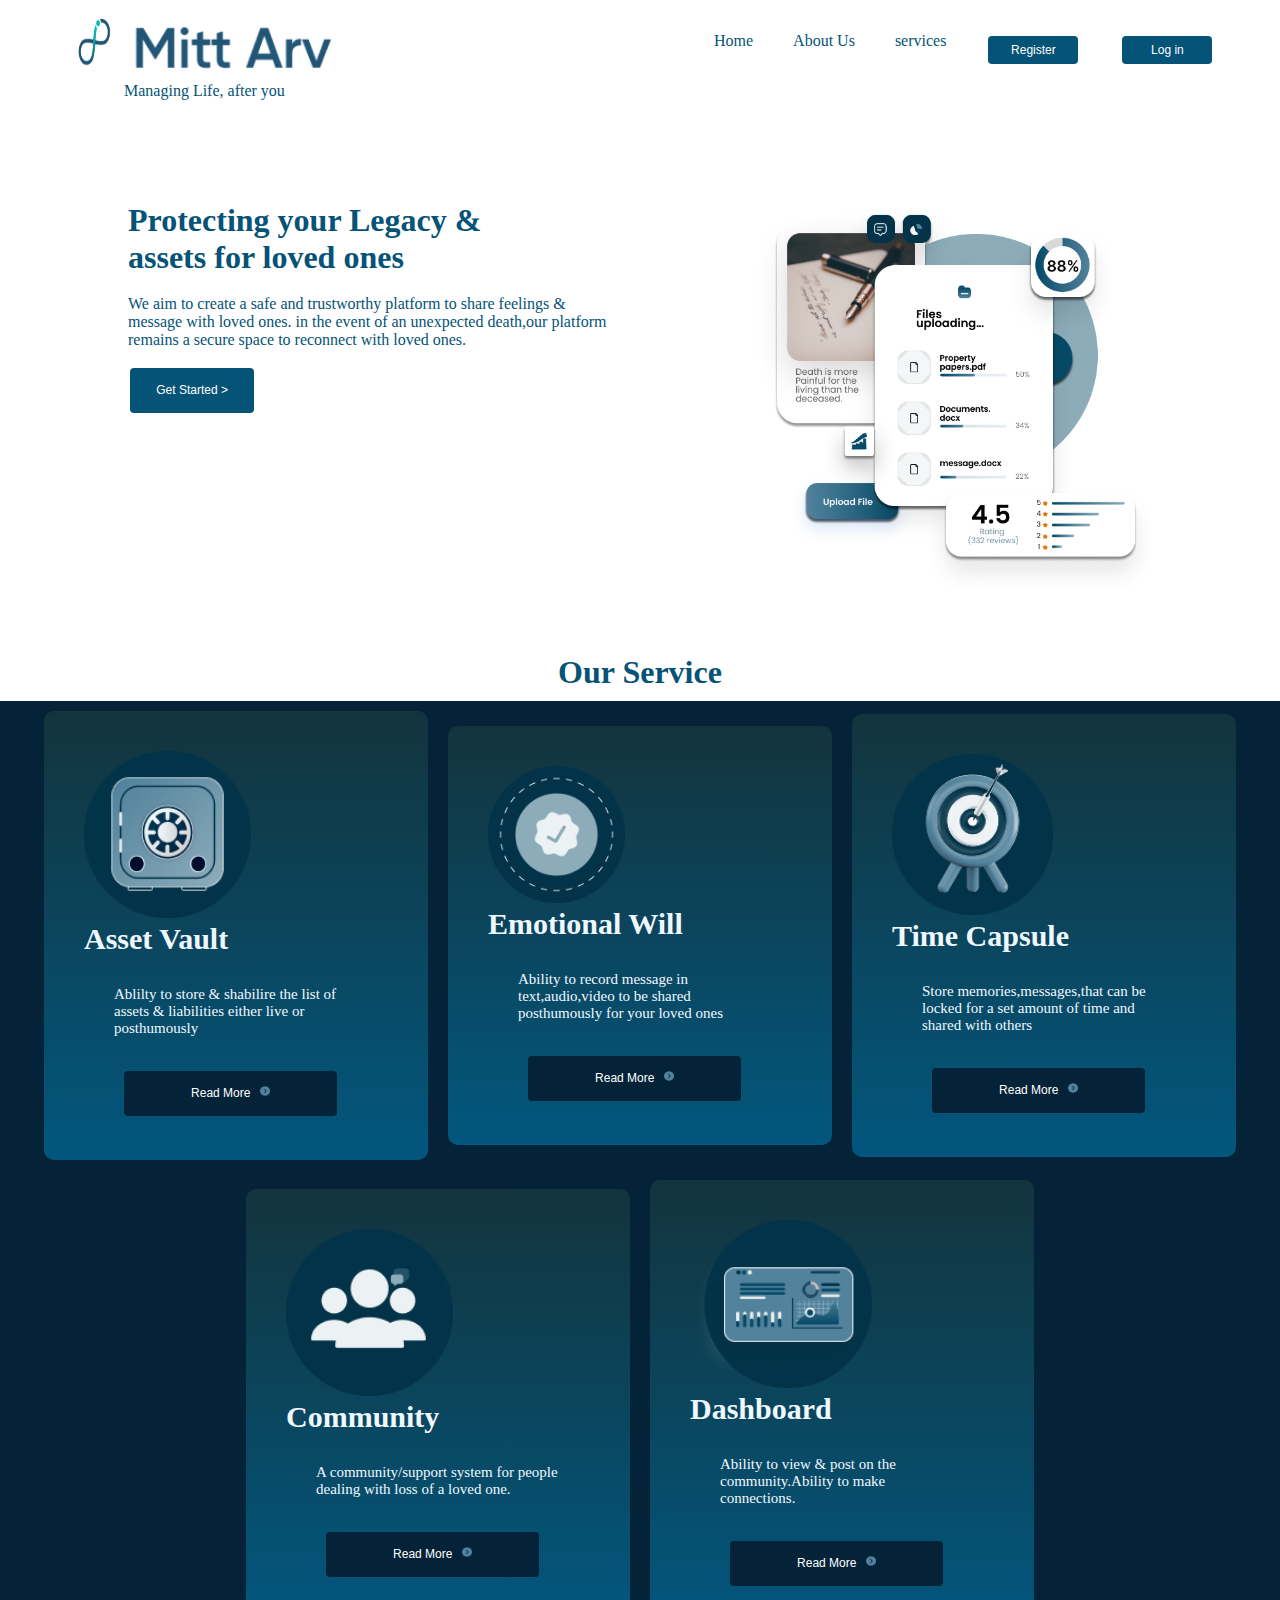
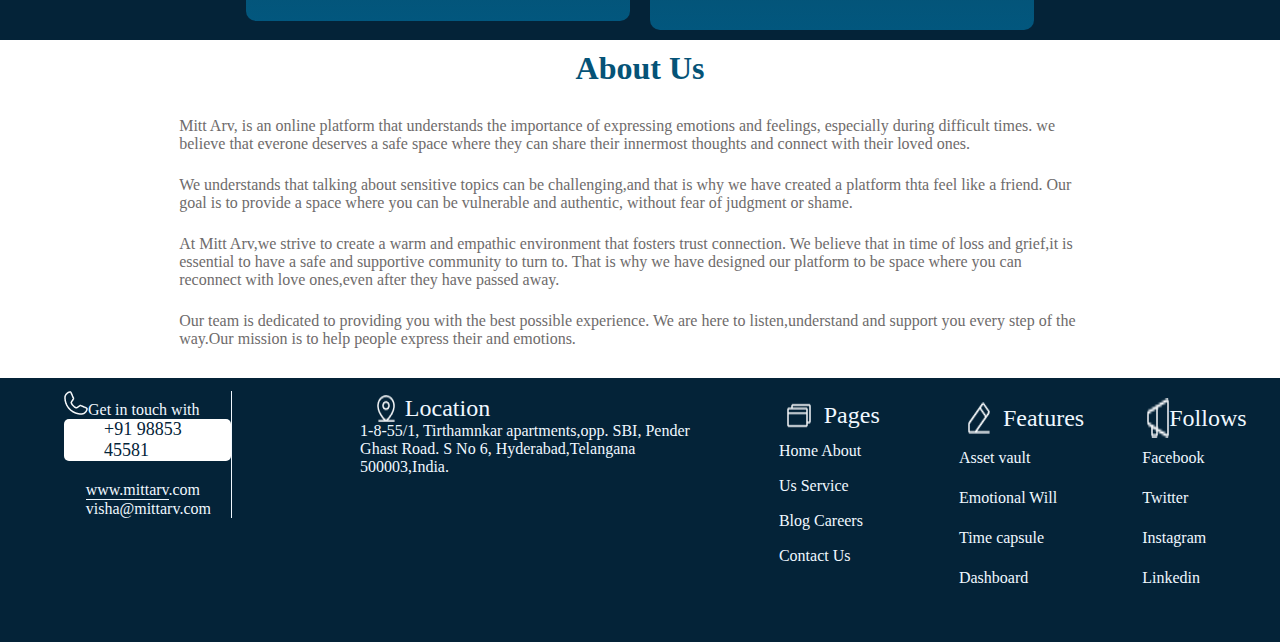
<file: index.html>
<!DOCTYPE html>
<html lang="en">
  <head>
    <meta charset="UTF-8" />
    <meta name="viewport" content="width=device-width, initial-scale=1.0" />
    <link rel="stylesheet" href="style.css" />
    <title>Document</title>
  </head>

  <body>
    <nav>
      <div class="top">
        <div class="pic">
        <img src="/assets/top logo.png" alt="" class="image" />
        <img src="/assets/mitt.png" alt="" width="220px" height="">
    </div>
        <p>Managing Life, after you</p>
      </div>
      <ul>
        <li>Home</li>
        <li>About Us</li>
        <li>services</li>
        <button>Register</button>
        <button>Log in</button>
      </ul>
    </nav>

    <div class="second">
      <div class="topic">
        <h1>Protecting your Legacy & assets for loved ones</h1>
        <p>
          We aim to create a safe and trustworthy platform to share feelings &
          message with loved ones. in the event of an unexpected death,our
          platform remains a secure space to reconnect with loved ones.
        </p>
        <button>Get Started ></button>
    </div>
        <div class="photo">
          <img src="/assets/Group 113.png" width="100%">
          
        </div>
      
    </div>
    <div class="serve-btn">
        <h1>Our Service</h1>
        <div class="original">
            <div class="asses">
                <img src="/assets/Group 2480.png" alt="" width="55%">
                <h4>Asset Vault</h4>
                <p>Ablilty to store & shabilire the list of assets &  liabilities either live or posthumously</p>
                <button id="but">Read More <img src="/assets/Arrow.png" alt="" height="10px"></button>
            </div>
            <div class="asses">
                    <img src="/assets/Pattern (2).png" alt="" width="45%">
                    <h4>Emotional Will</h4>
                    <p>Ability to record message in text,audio,video to be shared posthumously for your loved ones</p>
                    <button id="but">Read More <img src="/assets/Arrow.png" alt="" height="10px"></button>
            </div>
            <div class="asses">
                    <img src="/assets/time capsule image.png" alt="" width="53%">
                    <h4>Time Capsule</h4>
                    <p>Store memories,messages,that can be locked for a set amount of time and shared with others</p>
                    <button id="but">Read More <img src="/assets/Arrow.png" alt="" height="10px"></button>
            </div>
            <div class="asses">
                    <img src="/assets/Group 2487.png" alt="" width="55%">
                    <h4>Community</h4>
                    <p>A community/support system for people
                      dealing with loss of a loved one.
                    </p>
                    <button id="but">Read More <img src="/assets/Arrow.png" alt="" height="10px"></button>
            </div>
            <div class="asses">
                    <img src="/assets/dashboard.png" alt="" width="60%">
                    <h4>Dashboard</h4>
                    <p>Ability to view & post on the community.Ability to make connections.</p>
                    <button id="but">Read More <img src="/assets/Arrow.png" alt="" height="10px"></button>
            </div>
        </div>
        <div class="about">
          <h1>About Us</h1>
          <div class="statement">
          <p id="first">Mitt Arv, is an online platform that understands the importance of expressing emotions and feelings, especially during difficult times.
            we believe that everone deserves a safe space where they can share their innermost thoughts and connect with their loved ones.
          </p>
          <p id="second">
            We understands that talking about sensitive topics can be challenging,and that is why we have created a platform thta feel like a friend. Our goal is to provide a space where you can be vulnerable and authentic, without fear of judgment or shame. 
          </p>
          <p id="third">
           At Mitt Arv,we strive to create a warm and empathic environment that fosters trust connection. We believe that in time of loss and grief,it is essential to have a safe and supportive community to turn to. That is why we have designed our platform to be space where you can reconnect with love ones,even after they have passed away.
          </p>
          <p id="fourth">
            Our team is dedicated to providing you with the best possible experience. We are here to listen,understand and support you every step of the way.Our mission is to help people express their and emotions.
          </p>
        </div>
        </div>
        <footer>
          <div class="first">
         <p class="get"><img src="/assets/call.png" alt="">Get in touch with</p>
         <p class="no">+91 98853 45581</p>
         <p class="web">www.mittarv.com</p>
         <p class="visha">visha@mittarv.com</p>
        </div>
        <div class="second">
         <p class="locate"><img src="/assets/location.png" alt="">Location</p>
          <p class="address">1-8-55/1, Tirthamnkar apartments,opp. SBI, Pender Ghast Road.
            S No 6, Hyderabad,Telangana 500003,India.
          </p>
        </div>
        <div class="third">
          <p class="pages"><img src="/assets/pages.png" alt="">Pages</p>
          <p>Home
          About Us
          Service
          Blog
          Careers
          Contact Us</p>
        </div>
        <div class="ass">
           <P class="features"><img src="/assets/comment.png" alt="">Features</P>
           Asset vault
           Emotional Will
           Time capsule
           Dashboard</p>
      </div> 
          <div class="fifth">
           <p class="follow"><img src="/assets/follow.png" alt="">Follows</p>
           Facebook
           Twitter
           Instagram
           Linkedin</p>
        </div>
        </footer>
      </div>
  </body>
</html>
</file>
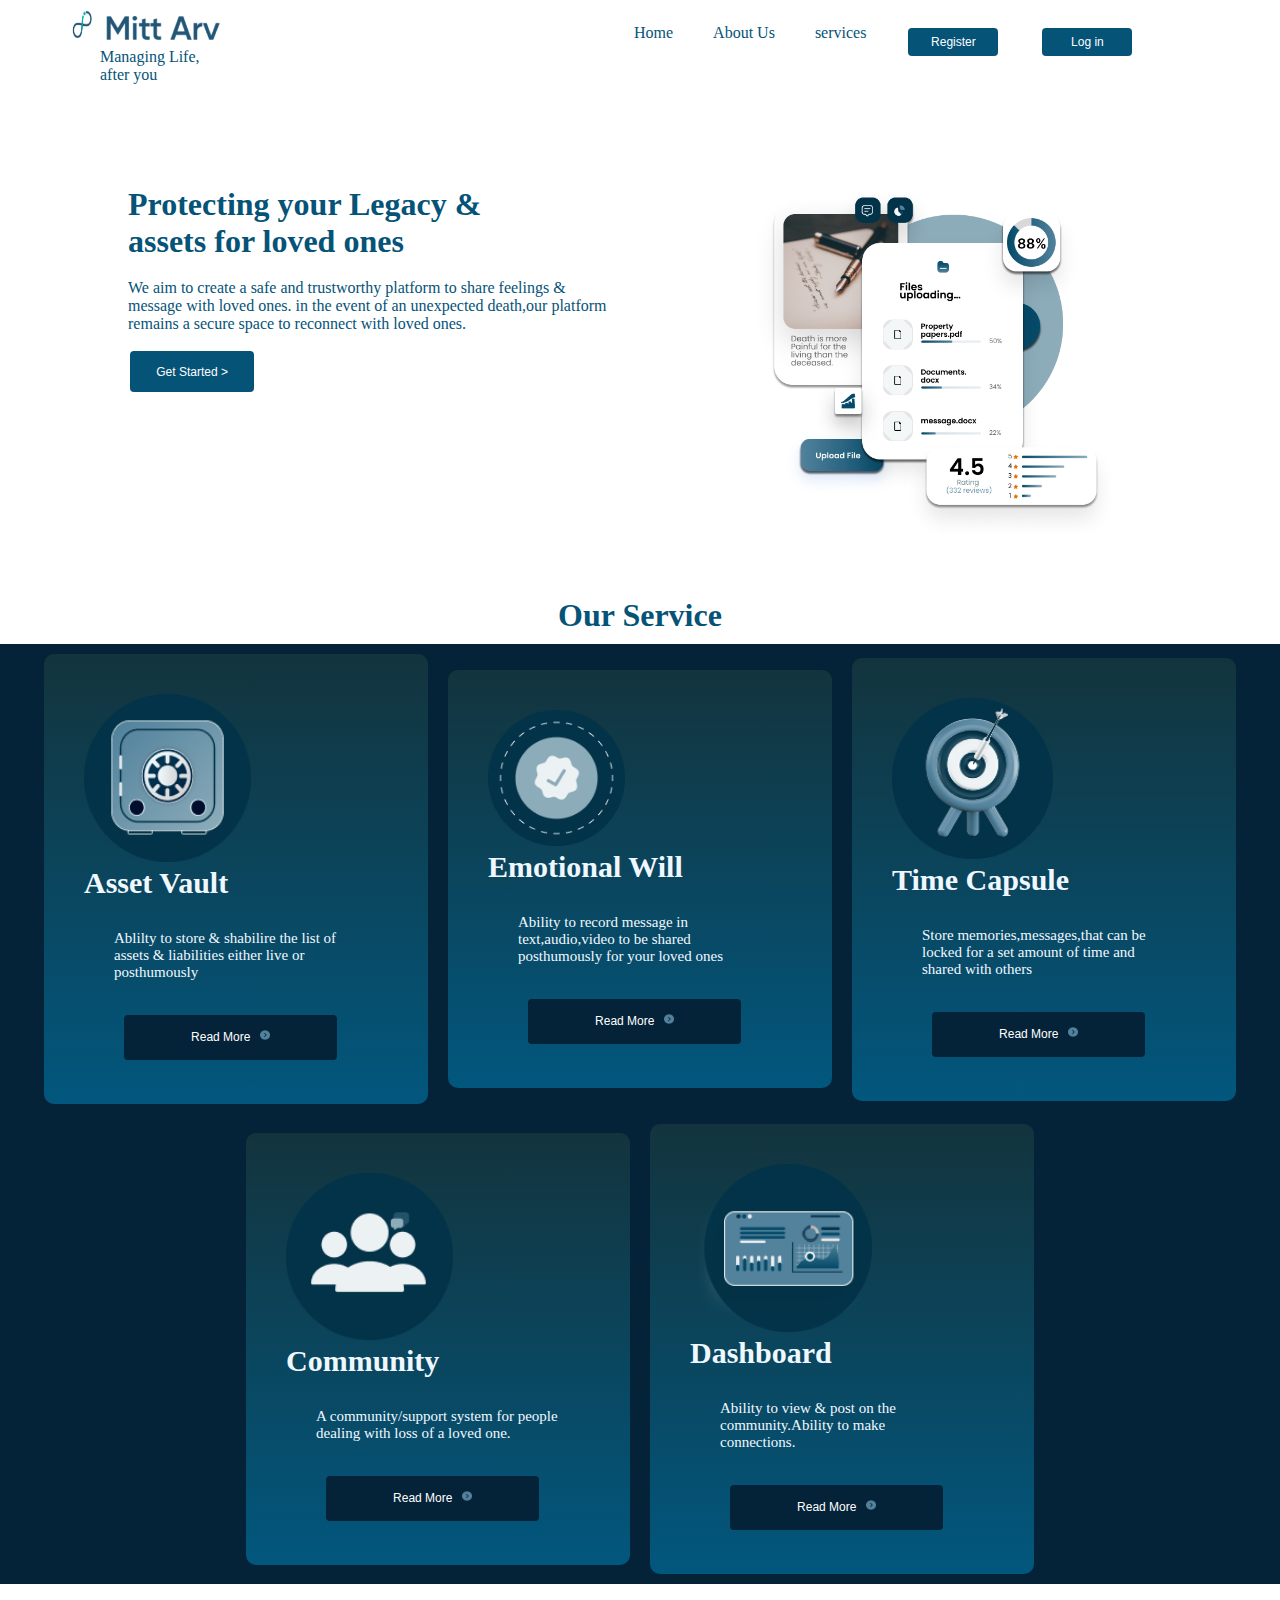
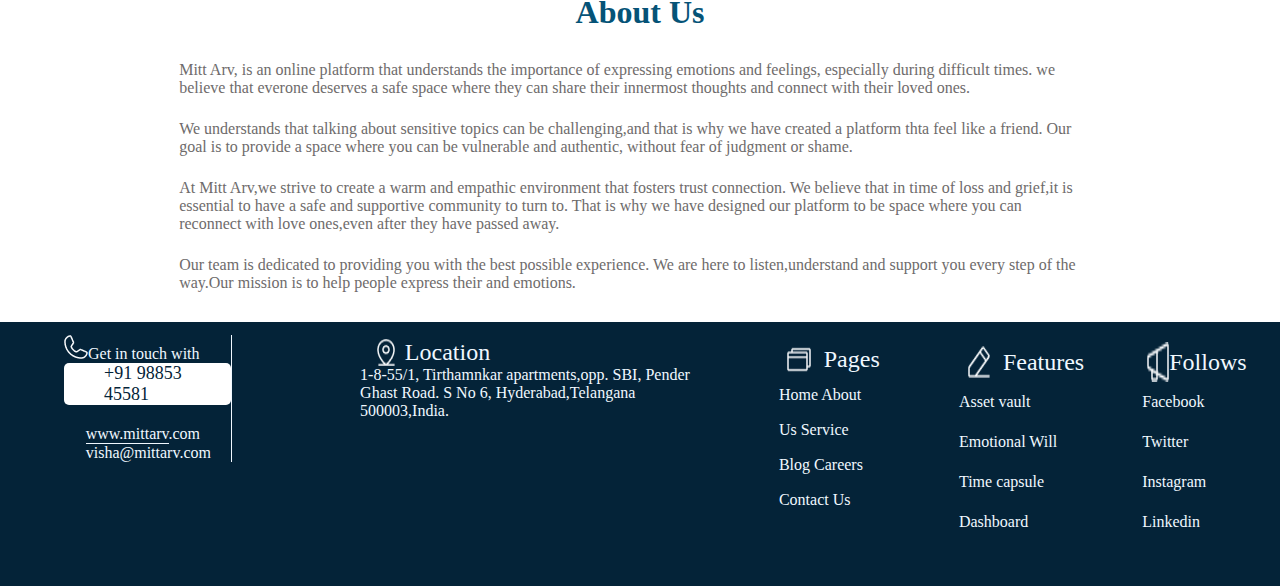
<file: inde.html>
<!DOCTYPE html>
<html lang="en">
  <head>
    <meta charset="UTF-8" />
    <meta name="viewport" content="width=device-width, initial-scale=1.0" />
    <link rel="stylesheet" href="style.css" />
    <title>Document</title>
  </head>

  <body>
    <nav>
      <div class="top">
        <div class="pic">
        <img src="/assets/top logo.png" alt="" class="image" />
        <img src="/assets/mitt.png" alt="" width="120px">
    </div>
        <p>Managing Life, after you</p>
      </div>
      <ul>
        <li>Home</li>
        <li>About Us</li>
        <li>services</li>
        <button>Register</button>
        <button>Log in</button>
      </ul>
    </nav>

    <div class="second">
      <div class="topic">
        <h1>Protecting your Legacy & assets for loved ones</h1>
        <p>
          We aim to create a safe and trustworthy platform to share feelings &
          message with loved ones. in the event of an unexpected death,our
          platform remains a secure space to reconnect with loved ones.
        </p>
        <button>Get Started ></button>
    </div>
        <div class="photo">
          <img src="/assets/Group 113.png" width="90%" height="%">
          
        </div>
      
    </div>
    <div class="serve-btn">
        <h1>Our Service</h1>
        <div class="original">
            <div class="asses">
                <img src="/assets/Group 2480.png" alt="" width="55%">
                <h4>Asset Vault</h4>
                <p>Ablilty to store & shabilire the list of assets &  liabilities either live or posthumously</p>
                <button id="but">Read More <img src="/assets/Arrow.png" alt="" height="10px"></button>
            </div>
            <div class="asses">
                    <img src="/assets/Pattern (2).png" alt="" width="45%">
                    <h4>Emotional Will</h4>
                    <p>Ability to record message in text,audio,video to be shared posthumously for your loved ones</p>
                    <button id="but">Read More <img src="/assets/Arrow.png" alt="" height="10px"></button>
            </div>
            <div class="asses">
                    <img src="/assets/time capsule image.png" alt="" width="53%">
                    <h4>Time Capsule</h4>
                    <p>Store memories,messages,that can be locked for a set amount of time and shared with others</p>
                    <button id="but">Read More <img src="/assets/Arrow.png" alt="" height="10px"></button>
            </div>
            <div class="asses">
                    <img src="/assets/Group 2487.png" alt="" width="55%">
                    <h4>Community</h4>
                    <p>A community/support system for people
                      dealing with loss of a loved one.
                    </p>
                    <button id="but">Read More <img src="/assets/Arrow.png" alt="" height="10px"></button>
            </div>
            <div class="asses">
                    <img src="/assets/dashboard.png" alt="" width="60%">
                    <h4>Dashboard</h4>
                    <p>Ability to view & post on the community.Ability to make connections.</p>
                    <button id="but">Read More <img src="/assets/Arrow.png" alt="" height="10px"></button>
            </div>
        </div>
        <div class="about">
          <h1>About Us</h1>
          <div class="statement">
          <p id="first">Mitt Arv, is an online platform that understands the importance of expressing emotions and feelings, especially during difficult times.
            we believe that everone deserves a safe space where they can share their innermost thoughts and connect with their loved ones.
          </p>
          <p id="second">
            We understands that talking about sensitive topics can be challenging,and that is why we have created a platform thta feel like a friend. Our goal is to provide a space where you can be vulnerable and authentic, without fear of judgment or shame. 
          </p>
          <p id="third">
           At Mitt Arv,we strive to create a warm and empathic environment that fosters trust connection. We believe that in time of loss and grief,it is essential to have a safe and supportive community to turn to. That is why we have designed our platform to be space where you can reconnect with love ones,even after they have passed away.
          </p>
          <p id="fourth">
            Our team is dedicated to providing you with the best possible experience. We are here to listen,understand and support you every step of the way.Our mission is to help people express their and emotions.
          </p>
        </div>
        </div>
        <footer>
          <div class="first">
         <p class="get"><img src="/assets/call.png" alt="">Get in touch with</p>
         <p class="no">+91 98853 45581</p>
         <p class="web">www.mittarv.com</p>
         <p class="visha">visha@mittarv.com</p>
        </div>
        <div class="second">
         <p class="locate"><img src="/assets/location.png" alt="">Location</p>
          <p class="address">1-8-55/1, Tirthamnkar apartments,opp. SBI, Pender Ghast Road.
            S No 6, Hyderabad,Telangana 500003,India.
          </p>
        </div>
        <div class="third">
          <p class="pages"><img src="/assets/pages.png" alt="">Pages</p>
          <p>Home
          About Us
          Service
          Blog
          Careers
          Contact Us</p>
        </div>
        <div class="ass">
           <P class="features"><img src="/assets/comment.png" alt="">Features</P>
           Asset vault
           Emotional Will
           Time capsule
           Dashboard</p>
      </div> 
          <div class="fifth">
           <p class="follow"><img src="/assets/follow.png" alt="">Follows</p>
           Facebook
           Twitter
           Instagram
           Linkedin</p>
        </div>
        </footer>
      </div>
  </body>
</html>
</file>
<file: style.css>
*{
    padding: 0;
    margin: 0;
    box-sizing: border-box;
}
.top{
    margin-left: 5%;
    /* border: 2px solid red; */
    width: 200px;
}

nav{
    display: flex;
    flex-direction: row;
    /* margin: 5px 0 0 0;    */
    /* border: 1px solid red; */
    align-items: center;
    width: 100%;
}
.pic{
    display: flex;
    flex-direction: row;
    gap: 2%;
}
.top p{
    /* margin-bottom: 30%; */
    margin-left: 30%;
    width: 100%;
    color: rgb(5, 83, 119);;
}
li{
    color: rgb(5, 83, 119);
    /* width: 70%; */
}

ul{
  /* border: 2px solid green; */
    list-style-type: none;
    display: flex;
    gap: 40px;
    margin: 0 0 0 40% ;
    width: 100%;
     /* margin-right: 10%;  */
    margin-left: 450px;
    padding: 0;
}

.image{
    width: 30%;
}

button {
    border: none;
    color: white;
    padding: 7px 17px;
    /* text-align: center; */
    text-decoration: none;
    display: inline-block;
    font-size: 12px;
    margin: 4px 2px;
    cursor: pointer;
    background-color: rgb(5, 83, 119);
    border-radius: 4px;
    width:90px ;
  }
  .second{
    /* border: 2px solid; */
    display: flex;
    margin-top: 8%;
    margin-left: 10%;
    justify-content: center;
    flex-direction: row;
    width: 80%;
    /* gap: none; */
    
  }
  .photo{
    width: 80%;
    margin-bottom: 5%;
  }
  .topic h1{
    width: 70%;
    color: rgb(5, 83, 119);
  }
  .topic p{
   width: 79%;
   /* border: 2px solid; */
   color: rgb(5, 83, 119);
   margin-top: 3%;
  }
  .topic button{
    margin-top: 3%;
    width: 20%;
    height: 10%;
    border: none;
  }
  #topic2{
     /* border: 2px solid;  */
    width: 40%;
    text-align: center;
    margin-right: 30%;
    align-items: center;
    display: flex; 

  }

  .serve-btn {
    /* border: 2px solid red; */
    width: 100%;
    /* display: flex; */
    align-items: center;
    justify-content: center;
    color: rgb(5, 83, 119);
  }
  .original {
    width: 100%;
    /* border: 2px solid yellow; */
    display: flex;
    flex-wrap: wrap;
    margin: 10px auto;
    align-items: center;
    justify-content: center;
    /* gap: 15px; */
    /* justify-content: center; */
    /* border: 3px solid; */
    /* height: 20%; */
    background-color: rgb(4, 35, 56);
    /* height: 60%; */
    /* padding: 90px; */
    /* width: 30%; */
  }
  .asses {
    width: 30%;
    margin: 10px;
    padding: 40px;
    /* border: 2px solid red; */
    color: aliceblue;
    background: linear-gradient(rgb(19, 52, 61) , rgb(2, 87, 126) ) no-repeat;
    border-radius: 10px;
  }
  .asses h4 {
    font-size: 30px;
  }
  .asses p {
    font-size: 15px;
    width: 100%;
    /* font-weight: 500; */
    padding: 30px;
  }
  .serve-btn h1 {
    text-align: center;
  }
  .asses #but {
    text-align: center;
    margin-left: 40px;
    width: 70%;
    height: 45px;
    /* align-items: center; */
    /* margin: 10px auto; */
    background-color: rgb(4, 35, 56);
    display: flex;
    justify-content: center;
    gap: 10px;
  padding-top: 15px;
  }
 .statement{
    /* border:2px solid green; */
    width: 90%;
    margin:30px auto ;
    margin-left: 14%;
    color: rgb(110, 107, 107);
  }
  #first{
    width: 80%;
  }
  #second{
    margin-top: 2%;
    width: 80%;
  }
  #third{
    margin-top: 2%;
    width: 78%;

  }
  #fourth{
    margin-top: 2%;
    width:78%;
  }
  footer{
    /* border: 3px solid tomato ; */
    background-color: rgb(4, 35, 56);
    color: aliceblue;
    display: flex;
    padding: 10px auto;
    /* margin-right: 10%; */
    
  }
  footer .first{
    flex-direction: column;
    /* border: 2px solid darkorange; */
    width: 40%;
    margin-left: 5%;
    /* margin-right: 10%;   */
    height: 20%;
    margin-top: 1%;
    border-right: 1px solid;
  
  }
  footer .second{
    /* border: 5px solid mediumspringgreen; */
    /* width: 40%; */
    flex-direction: column;
    margin-right: 5%;
    margin-top: 0;
    margin-bottom: 13%;

  }
  footer .third{
    /* border:3px solid brown;   */
    flex-direction: column;
    /* gap: 100%; */
    width: 15%;
    /* height: 20%; */
    padding: 20px;
    /* margin-top:2%; */
    margin-right: 5%;
    line-height: 35px;
    
  }
   footer.get{
    font-weight: 20px;
    font-size: larger;
    margin-left: 15%;
    margin-top: 5%;
    width: 100%;
    
  }
  .no{
  /* border: 3px solid orangered; */
  border-radius: 5px;
   width: 100%; 
  background-color:#fff;
  color:rgb(4, 35, 56);
  font-weight: 500;
  font-size: large;
  /* margin-left: 13%; */
  padding-left: 40px;
  }
  .web{
    /* border: 3px solid white; */
    width: 50%;
    margin-left: 13%;
    line-height: normal;
    margin-top: 20px;
    border-bottom: 1px solid;
  }
  .visha{
    margin-left: 13%;
  }
  .locate{ 
    /* border: solid; */
    width: 50%;
    font-weight: 30px;
    font-size: x-large;
    margin-left: 15%;
    margin-top: 5%;
    width: 50%;
    font-weight: 30px;
    margin-left: 5%;
    display: flex;
    flex-direction: row;
    gap: 10px;
   
  
  }
  .pages{
    width: 50%;
    font-weight: 30px;
    font-size: x-large;
    margin-left: 5%;
    display: flex;
    flex-direction: row;
    gap: 10px;
    margin-right: 5%;
    
  }
  footer image{
    /* display: flex; */
    /* flex-direction: row; */
    gap: 10px;
    
  }
  footer .ass{
  line-height: 40px;
  margin-top: 20px;
  width: 20%;
  margin-right: 5%;

  }
  footer .fifth{
    /* border: 5px solid green; */
    line-height: 40px;
    margin-top: 20px;
    margin-right: 3%;
  }
  .features{
    width: 50%;
    font-weight: 30px;
    font-size: x-large;
    margin-left: 5%;
    display: flex;
    flex-direction: row;
    gap: 10px;
   
  }
  .follow{
    /* width: 50%; */
    font-weight: 30px;
    font-size: x-large;
    margin-left: 5%;
    display: flex;
    flex-direction: row;
    /* gap: 10px; */
   
  }


  @media screen and (max-width:768px) {
    .second{
     flex-direction: column;
     width: 100%;
     /* text-align: center; */
     
    }
    .second button{
      /* margin: auto; */
      /* margin-left: 40%; */
      width: 80%;
      height: 10%;
    }
    nav{
      flex-direction: column;
      width: 0%;
      text-align: center;
      align-items: center;
      padding: 0%;
      margin: none;
    }

    .original{
      flex-direction: column;
      width: 100%;
      padding: 0 auto;
      margin: 0 auto;
      text-align: center;
      align-items: center;
    }
    footer{
      flex-direction: column;
      align-items: center;
     text-align: center;
      width: 100%;
    }
    footer .first{
      border-right: 0;
      text-align: center;
    }
    
    footer .fifth{
      flex-direction: column;
      width: 20%;
    }
    footer .no{
      width: 100%;
       /* border: 3px solid orangered; */
  border-radius: 5px;
  width: 100%;
  background-color:#fff;
  color:rgb(4, 35, 56);
  font-weight: 500;
  font-size: small;
  /* margin-left: 13%; */
  padding-left: 40px;
    }
    .get{
        /* font-weight: 30px; */
        /* font-size: x-large; */
        /* margin-left: 15%; */
        margin-top: 5%;
        width: 100%;
        margin-right: 60%;
      
    }
    .web{
      width: 80%;
    }
    .locate{
      text-align: center;
      margin-left: 40%;
    }
    .follow{
      margin-left: 10%;
    }
    .asses{
      width: 90%;
    }
    .pages{
      width: 100%;
    }
  }
</file>
